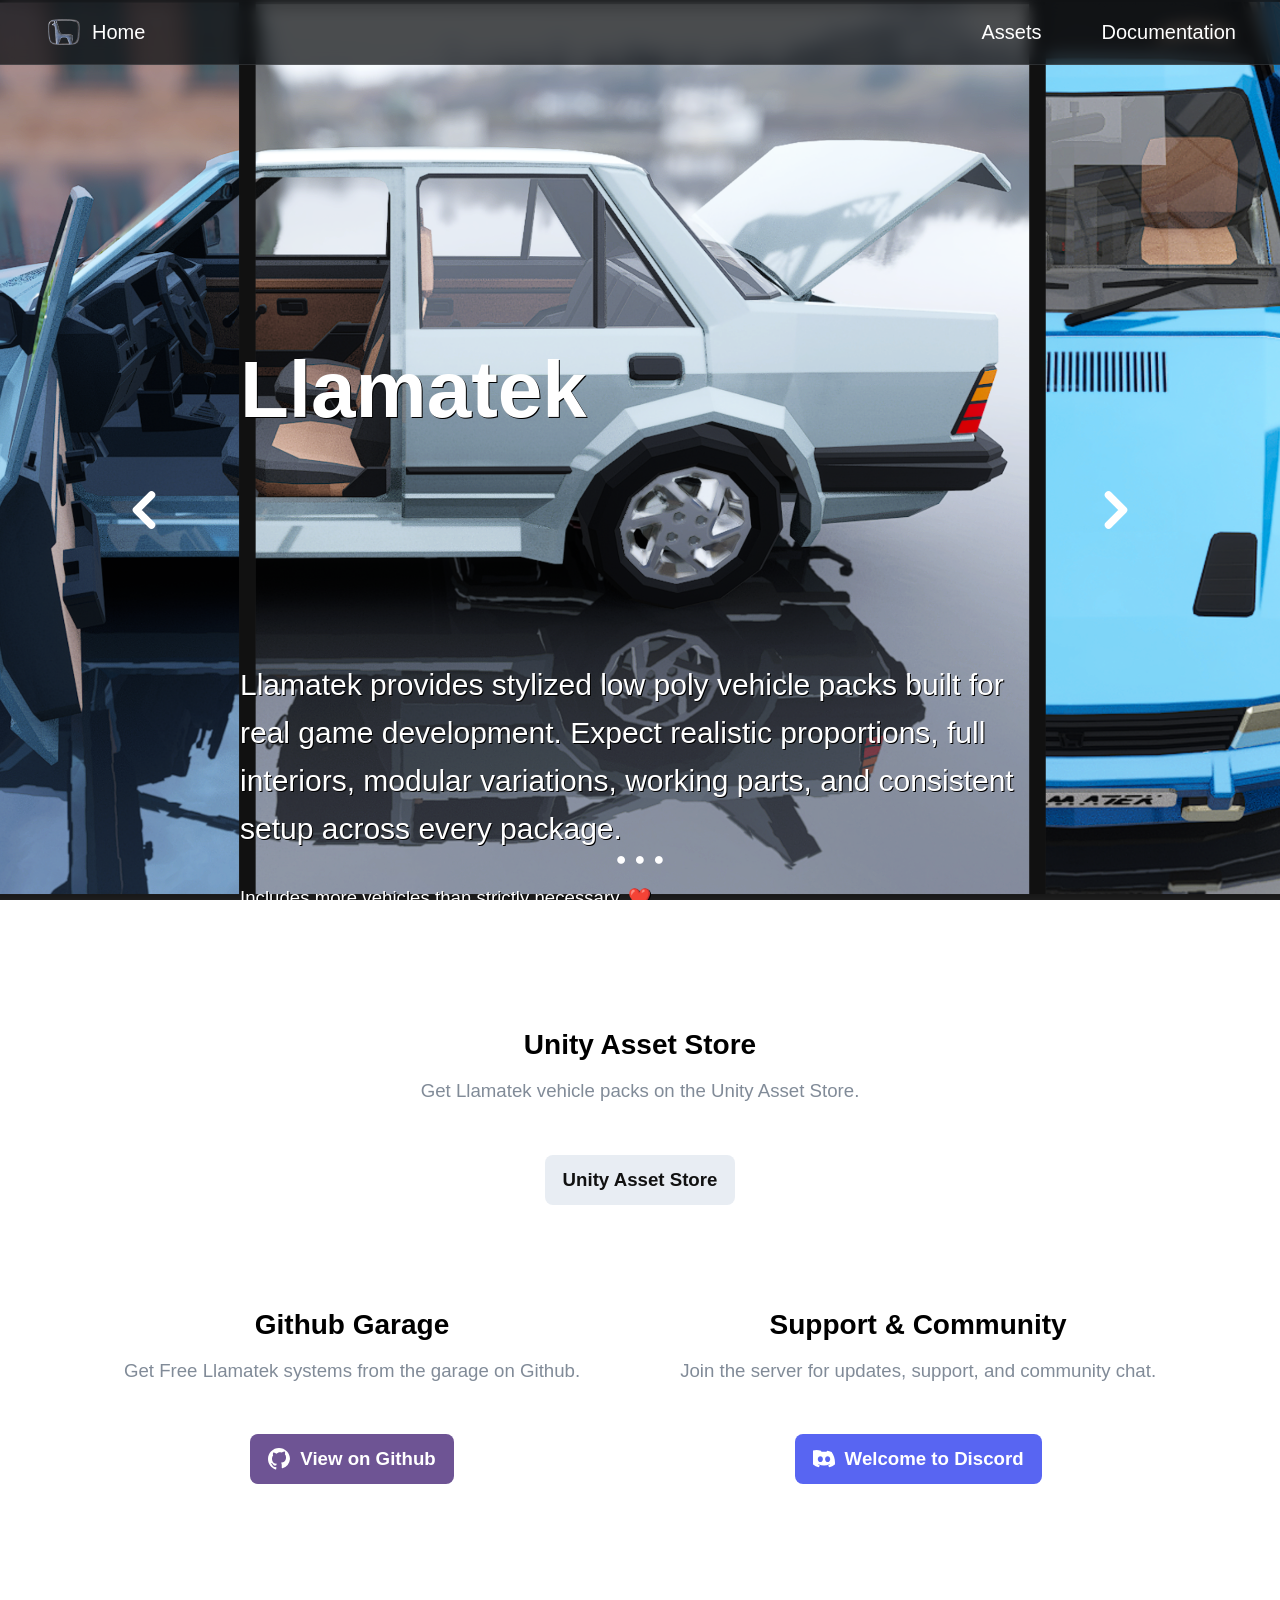
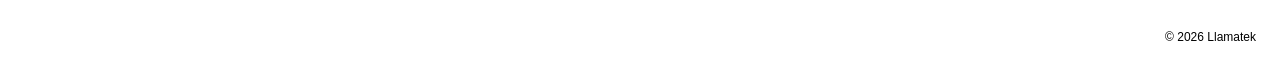
<file: index.html>
<!DOCTYPE html>
<html lang="en">
<head>
  <meta charset="UTF-8" />
  <meta name="viewport" content="width=device-width, initial-scale=1.0"/>
  <title>Llamatek</title>
  <link rel="stylesheet" href="style.css">
</head>

<body id="top">
  <nav class="navbar">
    <a class="nav-home" href="#top"><img class="navbar-logo" src="images/llama.png">Home</a>
    <div class="nav-right">
      <a href="#links">Assets</a>
      <a href="manual.html" target="_blank" rel="noopener noreferrer">Documentation</a>
    </div>
  </nav>

  <section class="intro">
    <div id="galleryslide1" class="galleryslide">
      <div class="gallerybackground" style="transform: scale(1.02); background-image: url(images/LLamatek_Modular_Vehicle_Models_Unity_Asset_Store_image7.png);"></div>
      <div class="gallerycontent" style="transform: translateY(350px);">
        <div class="gallerycontentanimation1">
          <h1 style="text-shadow: 1px 1px black; font-size: 80px; transform: translateY(-140px);">Llamatek</h1>
          <p style="text-shadow: 1px 1px black; font-size: 30px;">
            Llamatek provides stylized low poly vehicle packs built for real game development.
            Expect realistic proportions, full interiors, modular variations, working parts,
            and consistent setup across every package.
          </p >
          <p style="text-shadow: 1px 1px black;">Includes more vehicles than strictly necessary. ❤️</p>
        </div>
      </div>
    </div>
    <div id="galleryslide2" class="galleryslide">
      <div class="gallerybackground" style="transform: scale(1.02); background-image: url(images/LLamatek_Modular_Vehicle_Models_Unity_Asset_Store_image2.png);"></div>
      <div class="gallerycontent" style="transform: translateY(120px);">
        <div class="gallerycontentanimation2">
          <h1 style="text-shadow: 1px 1px black; font-size: 80px; text-align: center; transform: translateY(0px);">Build it your way</h1>
          <p style="text-shadow: 1px 1px black; font-size: 30px; text-align: center;">
            Every vehicle is built from individual parts, giving you the freedom to mix, match, swap, and customize.
            Doors, bumpers, lights, wheels, interiors and body panels.
            Build the vehicle you want, or take the parts further and create something entirely your own.
          </p >
          <p style="text-shadow: 1px 1px black; text-align: center;">One vehicle. Many possibilities.</p>
        </div>
      </div>
    </div>
    <div id="galleryslide3" class="galleryslide">
      <div class="gallerybackground" style="transform: scale(1.02); background-image: url(images/LLamatek_Modular_Vehicle_Models_Unity_Asset_Store_image12.png);"></div>
      <div class="gallerycontent" style="transform: translateY(160px);">
        <div class="gallerycontentanimation3">
          <h1 style="text-shadow: 1px 1px black; font-size: 80px; transform: translateY(10px);">Low poly<br>Real character</h1>
          <p style="text-shadow: 1px 1px black; font-size: 30px;">
            Stylized low-poly vehicles with a sense of realism, strong silhouettes, and the details that bring them to life.
            Designed to stand out in a screenshot and still feel at home in the game.
          </p >
          <p style="text-shadow: 1px 1px black;">That's Llamatek. 😉</p>
        </div>
      </div>
    </div>
    <div class="gallerybuttons">
      <button onclick="showGallery(1)">●</button>
      <button onclick="showGallery(2)">●</button>
      <button onclick="showGallery(3)">●</button>
    </div>
    <div class="scrolldown" style="left: 12%">↓</div>
    <div class="scrolldown" style="right: 12%">↓</div>
    <button class="galleryprev" onclick="showGallery(galleryIndex === 1 ? 3 : galleryIndex - 1)">
      <svg viewBox="0 0 24 24" aria-hidden="true">
        <path d="M15 18L9 12L15 6" />
      </svg>
    </button>
    <button class="gallerynext" onclick="showGallery(galleryIndex === 3 ? 1 : galleryIndex + 1)">
      <svg viewBox="0 0 24 24" aria-hidden="true">
        <path d="M9 18L15 12L9 6" />
      </svg>
    </button>
  </section>

  <section id="links">
    <div class="centeredblock">
      <h2>Unity Asset Store</h2>
      <p class="btw">Get Llamatek vehicle packs on the Unity Asset Store.</p>
      <a class="btn" href="https://assetstore.unity.com/packages/3d/vehicles/llamatek-modular-stylized-vehicle-pack-echo-395426" target="_blank" rel="noopener noreferrer">Unity Asset Store</a>
    </div>
    <div class="horizontal">
      <div class="centeredblock">
        <h2>Github Garage</h2>
        <p class="btw">Get Free Llamatek systems from the garage on Github.</p>
        <a class="btn" style="background-color: #6E5494; color:white" href="https://github.com/LLamatek-Garage" target="_blank" rel="noopener noreferrer">
          <svg class="btn-github-icon" style="margin-right: 10px; color:white" xmlns="http://www.w3.org/2000/svg" viewBox="0 0 24 24" width="22" height="22" aria-hidden="true"><path fill="currentColor" d="M12 0C5.37 0 0 5.37 0 12c0 5.3 3.44 9.8 8.21 11.39.6.11.82-.26.82-.58v-2.04c-3.34.73-4.04-1.61-4.04-1.61-.55-1.39-1.33-1.76-1.33-1.76-1.09-.75.08-.74.08-.74 1.2.08 1.84 1.23 1.84 1.23 1.07 1.83 2.81 1.3 3.5.99.11-.77.42-1.3.76-1.6-2.67-.3-5.47-1.33-5.47-5.93 0-1.31.47-2.38 1.23-3.22-.12-.3-.53-1.52.12-3.17 0 0 1-.32 3.3 1.23A11.5 11.5 0 0 1 12 4.58c1.02 0 2.05.14 3.01.41 2.3-1.55 3.3-1.23 3.3-1.23.65 1.65.24 2.87.12 3.17.77.84 1.23 1.91 1.23 3.22 0 4.61-2.81 5.62-5.48 5.92.43.37.81 1.1.81 2.22v3.29c0 .32.22.69.83.57A12.01 12.01 0 0 0 24 12c0-6.63-5.37-12-12-12z"/></svg>
          View on Github
        </a>
      </div>
      <div class="centeredblock">
        <h2>Support & Community</h2>
        <p class="btw">Join the server for updates, support, and community chat.</p>
        <a class="btn" style="background-color: #5865F2; color:white" href="https://discord.gg/x4rNnBNHFw" target="_blank" rel="noopener noreferrer">
          <svg class="btn-discord-icon" style="margin-right: 10px; color:white" xmlns="http://www.w3.org/2000/svg" viewBox="0 0 127.14 96.36" width="22" height="22" aria-hidden="true"><path fill="currentColor" d="M107.7,8.07A105.15,105.15,0,0,0,81.47,0a72.06,72.06,0,0,0-3.36,6.83A97.68,97.68,0,0,0,49,6.83,72.37,72.37,0,0,0,45.64,0,105.89,105.89,0,0,0-26.26,8.09C2.79,32.65-1.71,56.6.54,80.21h0A105.73,105.73,0,0,0,32.71,96.36,77.7,77.7,0,0,0,39.6,85.25a68.42,68.42,0,0,1-10.85-5.18c.91-.66,1.8-1.34,2.66-2a75.57,75.57,0,0,0,64.32,0c.87.71,1.76,1.39,2.66,2a68.68,68.68,0,0,1-10.87,5.19,77,77,0,0,0,6.89,11.1A105.25,105.25,0,0,0,126.6,80.22h0C129.24,52.84,122.09,29.11,107.7,8.07ZM42.45,65.69c-8.07,0-14.68-7.42-14.68-16.52S34.39,32.65,42.45,32.65s14.79,7.42,14.79,16.52S50.52,65.69,42.45,65.69Zm42.24,0C76.62,65.69,70,58.27,70,49.17S76.63,32.65,84.69,32.65s14.79,7.42,14.79,16.52S92.75,65.69,84.69,65.69Z"/></svg>
          Welcome to Discord
        </a>
      </div>
    </div>
    <p class="copyright">© 2026 Llamatek</p>
  </section>
  <script>
    function showGallery(index) {
      galleryIndex = index;

      document.querySelectorAll(".galleryslide").forEach(slide => {
        slide.classList.remove("active");
      });

      var slide = document.getElementById("galleryslide" + index);
      var animations = slide.querySelectorAll("[class*='gallerycontentanimation']");

      animations.forEach(animation => {
        animation.style.animation = "none";
        animation.offsetHeight;
        animation.style.animation = "";
      });

      slide.classList.add("active");
    }

    showGallery(1);
    </script>
</body>
</html>
</file>
<file: style.css>
* {
  box-sizing: border-box;
}

html {
  scroll-behavior: smooth;
}

body {
  margin: 0;
  font-family: Arial, Helvetica, sans-serif;
  font-size: 14pt;
  line-height: 1.6;
}

.navbar {
  position: fixed;
  top: 0;
  left: 0;
  right: 0;
  z-index: 1000;
  display: flex;
  align-items: center;
  justify-content: space-between;
  padding: 12px 24px;
  background: rgba(14, 16, 19, 0.75);
  border-bottom: 1px solid rgba(255, 255, 255, 0.1);
  backdrop-filter: blur(8px);
}

.navbar a {
  text-decoration: none;
  color: white;
  font-size: 20px;
  transition: color 0.15s ease;
  padding: 0 20px;
}

.navbar a:hover {
  color: white;
}
.nav-home {
  display: flex;
  align-items: center;
  gap: 8px;
}
.navbar-logo {
  height: 40px;
  width: auto;
  display: block;
}
.nav-right {
  display: flex;
  align-items: center;
  gap: 20px;
}

header.hero {
  padding: 90px 24px 80px;
  text-align: center;
}

header.hero h1 {
  margin: 0 0 6px;
  font-size: 42px;
  letter-spacing: 1px;
}

.btn {
  margin-top: 15px;
  display: inline-flex;
  align-items: center;
  justify-content: center;
  padding: 10px 18px;
  background: #e8edf3;
  color: #111;
  border: 0;
  border-radius: 8px;
  font-weight: 700;
  text-decoration: none;
  transition: filter 0.15s ease, transform 0.15s ease;
}

section {
  padding: 100px;
  position: relative;
}

.intro {
  position: relative;
  margin: 0;
  min-height: 100vh;
  background-color: #111;
  padding: 0;
  display: flex;
  align-items: center;
  content-visibility: auto;
}

.horizontal {
  display: flex;
  justify-content: center;
  gap: 100px;
}

.galleryslide {
  position: absolute;
  inset: 0;
  opacity: 0;
  pointer-events: none;
  transition: opacity 1s ease;
}

.gallerybackground {
  position: absolute;
  inset: 0;
  transform: scale(1.02);
  background-size: cover;
  background-position: center;
}

.gallerycontent {
  position: relative;
  z-index: 1;
  margin: 0 auto;
  max-width: 900px;
  padding: 50px;
  color: white;
}

.galleryslide.active {
  opacity: 1;
  pointer-events: auto;
}

.gallerybuttons {
  position: absolute;
  bottom: 30px;
  left: 50%;
  transform: translateX(-50%);
  z-index: 10;
  display: flex;
  user-select: none;
  gap: 8px;
}

.gallerybuttons button {
  padding: 0;
  border: 0;
  background: none;
  color: white;
  font-size: 18px;
  cursor: pointer;
}
.galleryprev,
.gallerynext {
  position: absolute;
  top: 50%;
  z-index: 10;
  width: 50px;
  height: 70px;
  padding: 10px;
  border: 0;
  background: none;
  color: white;
  cursor: pointer;
}

.galleryprev {
  left: calc(12% - 50px);
  animation: galleryprev-blink 5s ease-in-out infinite;
}

.gallerynext {
  right: 12%;
  animation: gallerynext-blink 5s ease-in-out infinite;
}

.galleryprev svg,
.gallerynext svg {
  width: 200%;
  height: 200%;
  fill: none;
  stroke: white;
  stroke-width: 3;
  stroke-linecap: round;
  stroke-linejoin: round;
}

@keyframes galleryprev-blink {

  0% {
    opacity: 0;
  }

  5%, 90% {
    transform: translateY(-50%) translateX(0);
    opacity: 1;
  }

  100% {
    transform: translateY(-50%) translateX(-50px);
    opacity: 0;
  }
}

@keyframes gallerynext-blink {

  0% {
    opacity: 0;
  }

  5%, 90% {
    transform: translateY(-50%) translateX(0);
    opacity: 1;
  }

  100% {
    transform: translateY(-50%) translateX(50px);
    opacity: 0;
  }
}

.btn:hover {
  filter: brightness(1.08);
  transform: translateY(-1px);
}

.btn:focus-visible {
  outline: 2px solid #e8edf3;
  outline-offset: 3px;
}

.centeredblock {
  text-align: center;
  padding-bottom: 75px;
}

.btw {
  color:#818b98;
  transform: translateY(-15px);
}

.copyright {
  position: absolute;
  right: 24px;
  bottom: 0px;
  font-size: 12px;
  color: black;
}

.gallerycontentanimation1 {
  opacity: 0;
  transform: translateX(-40px);
  animation: gallerycontent-in1 2s ease-out forwards;
}

@keyframes gallerycontent-in1 {
  from {
    opacity: 0;
    transform: translateX(-40px);
  }

  to {
    opacity: 1;
    transform: translateX(0);
  }
}

.gallerycontentanimation2 {
  opacity: 0;
  transform: translateY(-40px);
  animation: gallerycontent-in2 2s ease-out forwards;
}

@keyframes gallerycontent-in2 {
  from {
    opacity: 0;
    transform: translateY(-40px);
  }

  to {
    opacity: 1;
    transform: translateY(0);
  }
}

.gallerycontentanimation3 {
  opacity: 0;
  transform: translateX(40px);
  animation: gallerycontent-in3 2s ease-out forwards;
}

@keyframes gallerycontent-in3 {
  from {
    opacity: 0;
    transform: translateX(40px);
  }

  to {
    opacity: 1;
    transform: translateX(0);
  }
}

.scrolldown {
  position: absolute;
  bottom: 30px;
  transform: translateX(-50%);
  font-size: 40px;
  opacity: 0;
  animation: scrolldown 15s ease-in-out infinite;
  color: white;
  pointer-events: none;
  user-select: none;
}

@keyframes scrolldown {
  0% {
    opacity: 0;
    transform: translate(-50%, -50px);
  }
  90% {
    opacity: 0;
    transform: translate(-50%, -50px);
  }
  93% {
    opacity: 1;
  }

  97% {
    opacity: 1;
  }

  100% {
    opacity: 0;
    transform: translate(-50%, 20px);
  }
}
</file>
